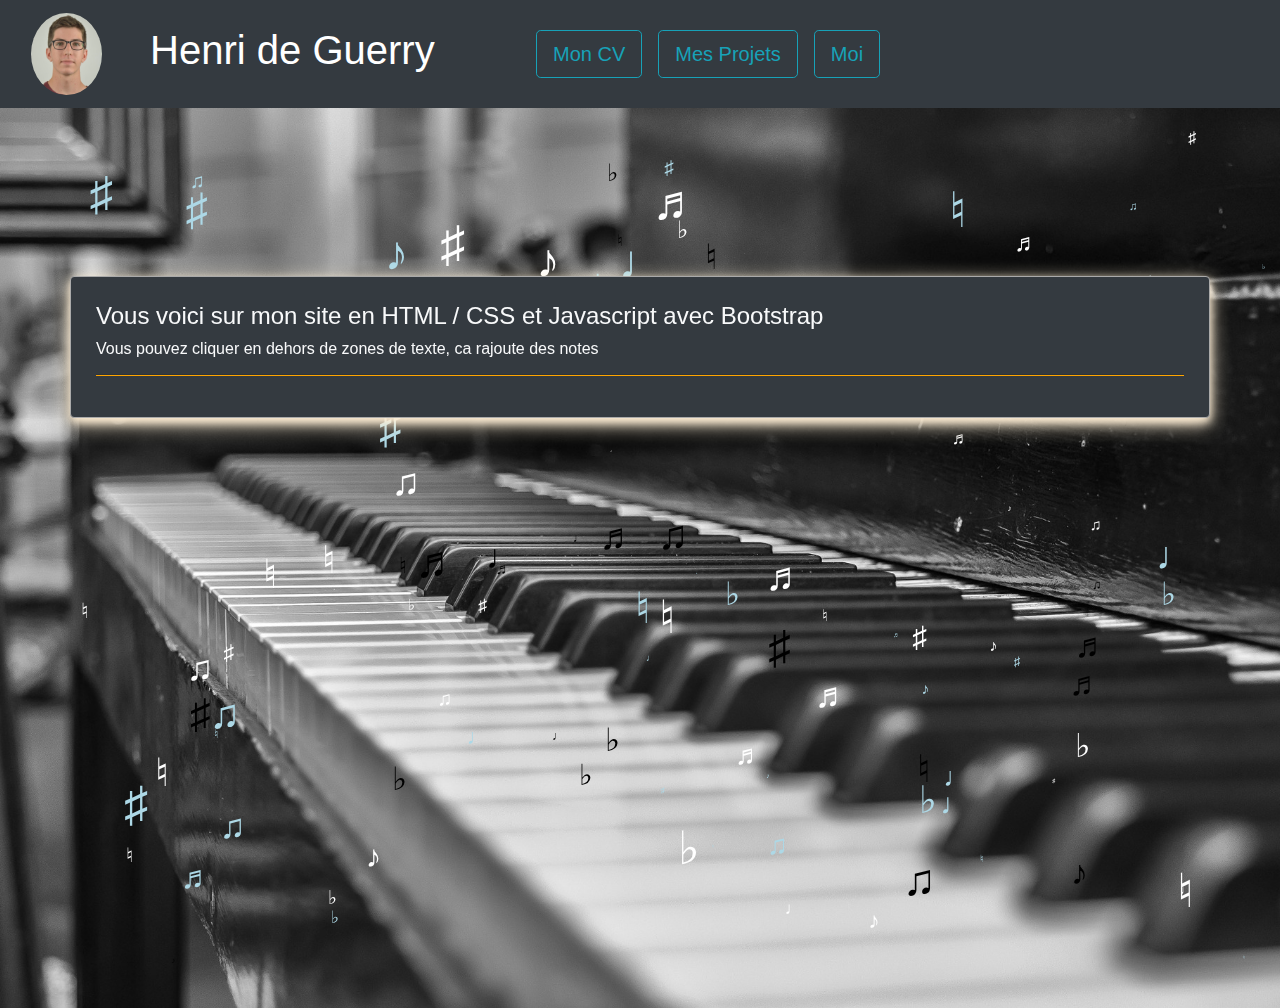
<file: index.html>
<!DOCTYPE html>
<html lang="en">

<head>
    <meta charset="UTF-8">
    <link rel="stylesheet" href="https://stackpath.bootstrapcdn.com/bootstrap/4.3.1/css/bootstrap.min.css"
        integrity="sha384-ggOyR0iXCbMQv3Xipma34MD+dH/1fQ784/j6cY/iJTQUOhcWr7x9JvoRxT2MZw1T" crossorigin="anonymous">
    <link rel="stylesheet" type="text/css" href="css/style.css">
    <title>Henri de Guerry</title>
</head>

<body>


    <nav class="navbar navbar-expand-lg navbar-dark bg-dark" id="navbar">
        <div class="d-flex col-md-12 col-lg-7 col-xl-5">
            <a class="navbar-brand d-flex" href="index.html">
                <img src="images/photo.jpg" class="rounded-circle" style="width:15%" alt="Henri">
                <h1 class="align-self-center ml-md-2 ml-lg-5">Henri de Guerry</h1>
            </a>
            <button class="navbar-toggler" type="button" data-toggle="collapse" data-target="#navbarSupportedContent"
                aria-controls="navbarSupportedContent" aria-expanded="false" aria-label="Toggle navigation">
                <span class="navbar-toggler-icon"></span>
            </button>

        </div>

        <div class="collapse navbar-collapse" id="navbarSupportedContent">
            <ul class="navbar-nav">
            </ul>
            <form class="form-inline my-2 my-lg-0">
                <a href="cv.html" class="btn btn-outline-info btn-lg mr-3" role="button">Mon CV</a>
                <a href="projets.html" class="btn btn-outline-info btn-lg mr-3" role="button">Mes Projets</a>
                <a href="moi.html" class="btn btn-outline-info btn-lg mr-3" role="button">Moi</a>
            </form>
        </div>

    </nav>

    <canvas class="background-1 position-absolute" id="animated-bg"></canvas>
    <br><br><br><br><br><br>

    <div class="container rounded panel bg-info text-dark position-relative d-none">
        <h3 class="font-weight-bold">Actuellement en recherche de stage de fin d'études débutant dès maintenant</h3>
        <h4 class="font-weight-light">Métiers recherchés : Développeur, Chef de projet, Product Owner</h4>
    </div>
    <br>
    <div class="container rounded panel text-light position-relative">
        <h4>Vous voici sur mon site en HTML / CSS et Javascript avec Bootstrap</h4>
        <h6>Vous pouvez cliquer en dehors de zones de texte, ca rajoute des notes</h6>
        <hr>
    </div>



    <script src="https://code.jquery.com/jquery-3.4.1.min.js"
        integrity="sha256-CSXorXvZcTkaix6Yvo6HppcZGetbYMGWSFlBw8HfCJo=" crossorigin="anonymous"></script>
    <script src="https://stackpath.bootstrapcdn.com/bootstrap/4.4.1/js/bootstrap.min.js"
        integrity="sha384-wfSDF2E50Y2D1uUdj0O3uMBJnjuUD4Ih7YwaYd1iqfktj0Uod8GCExl3Og8ifwB6"
        crossorigin="anonymous"></script>
    <script src="js/script.js"></script>
</body>

</html>
</file>
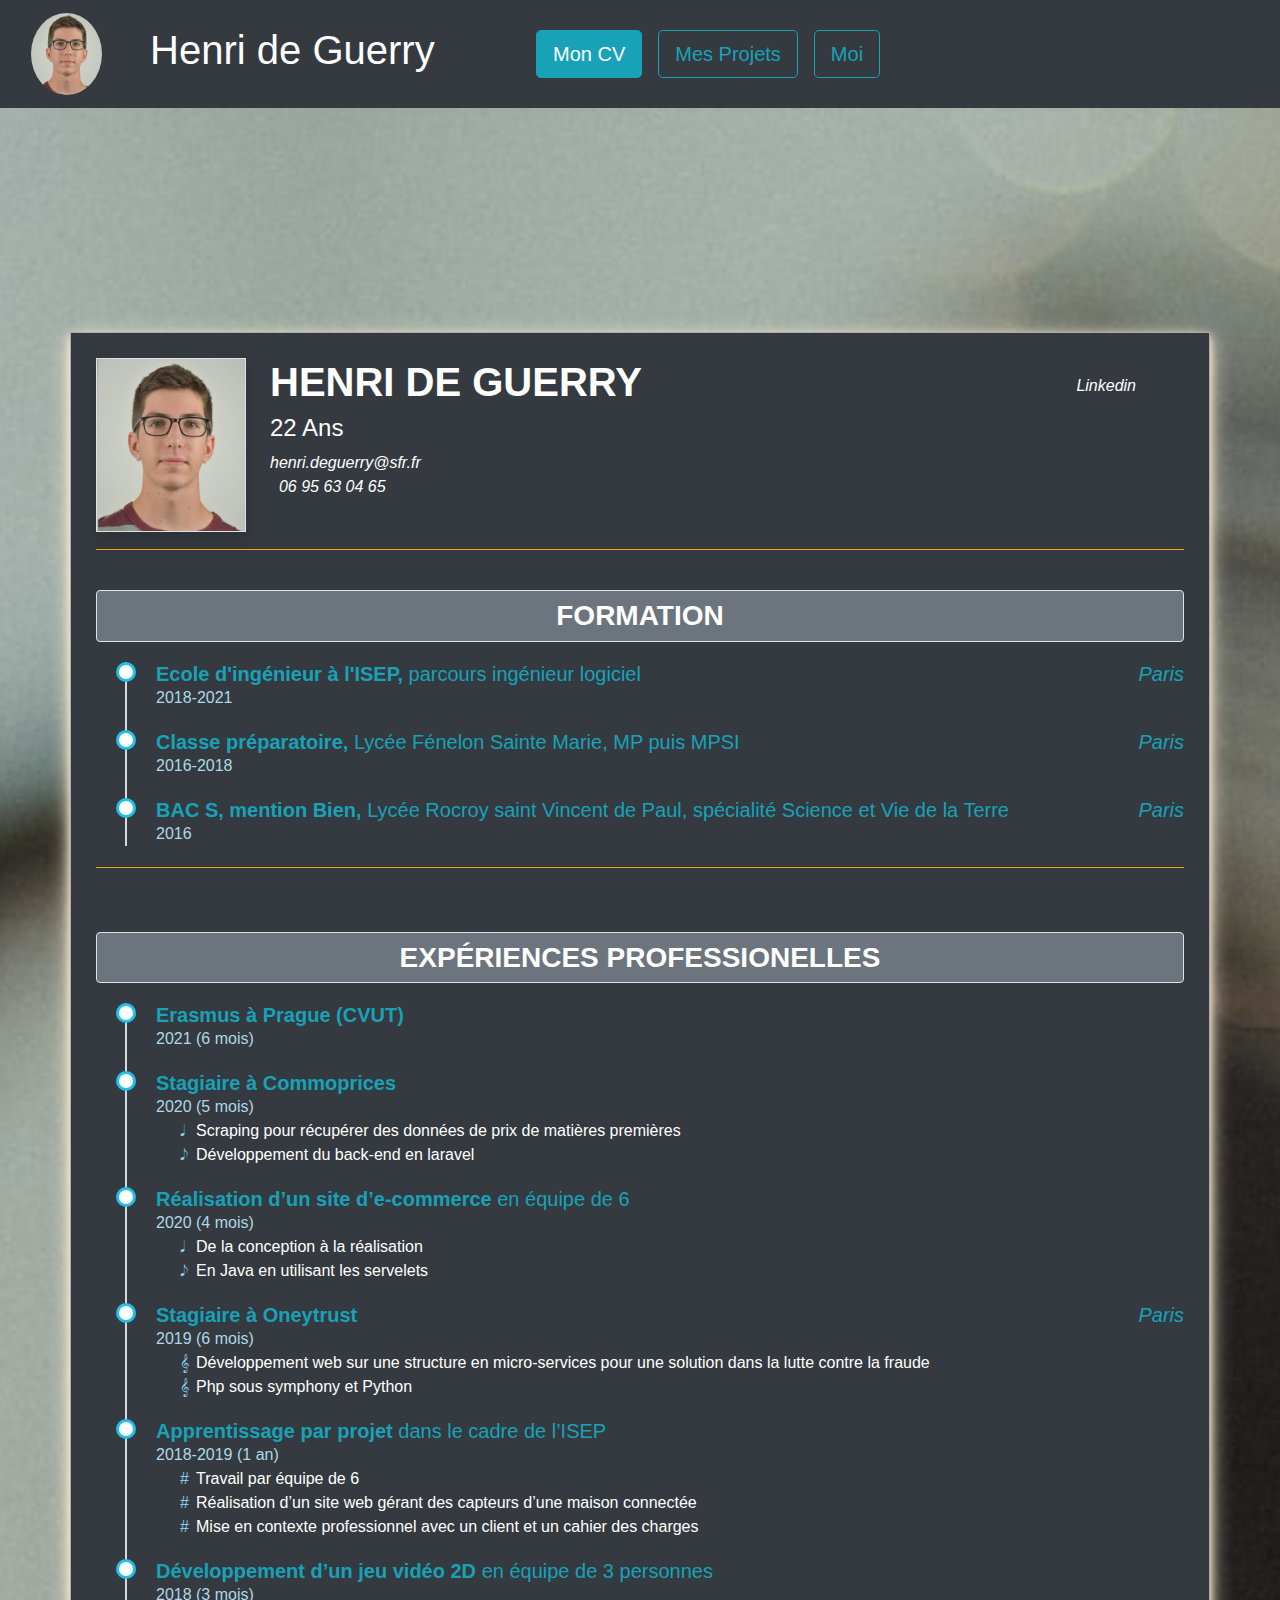
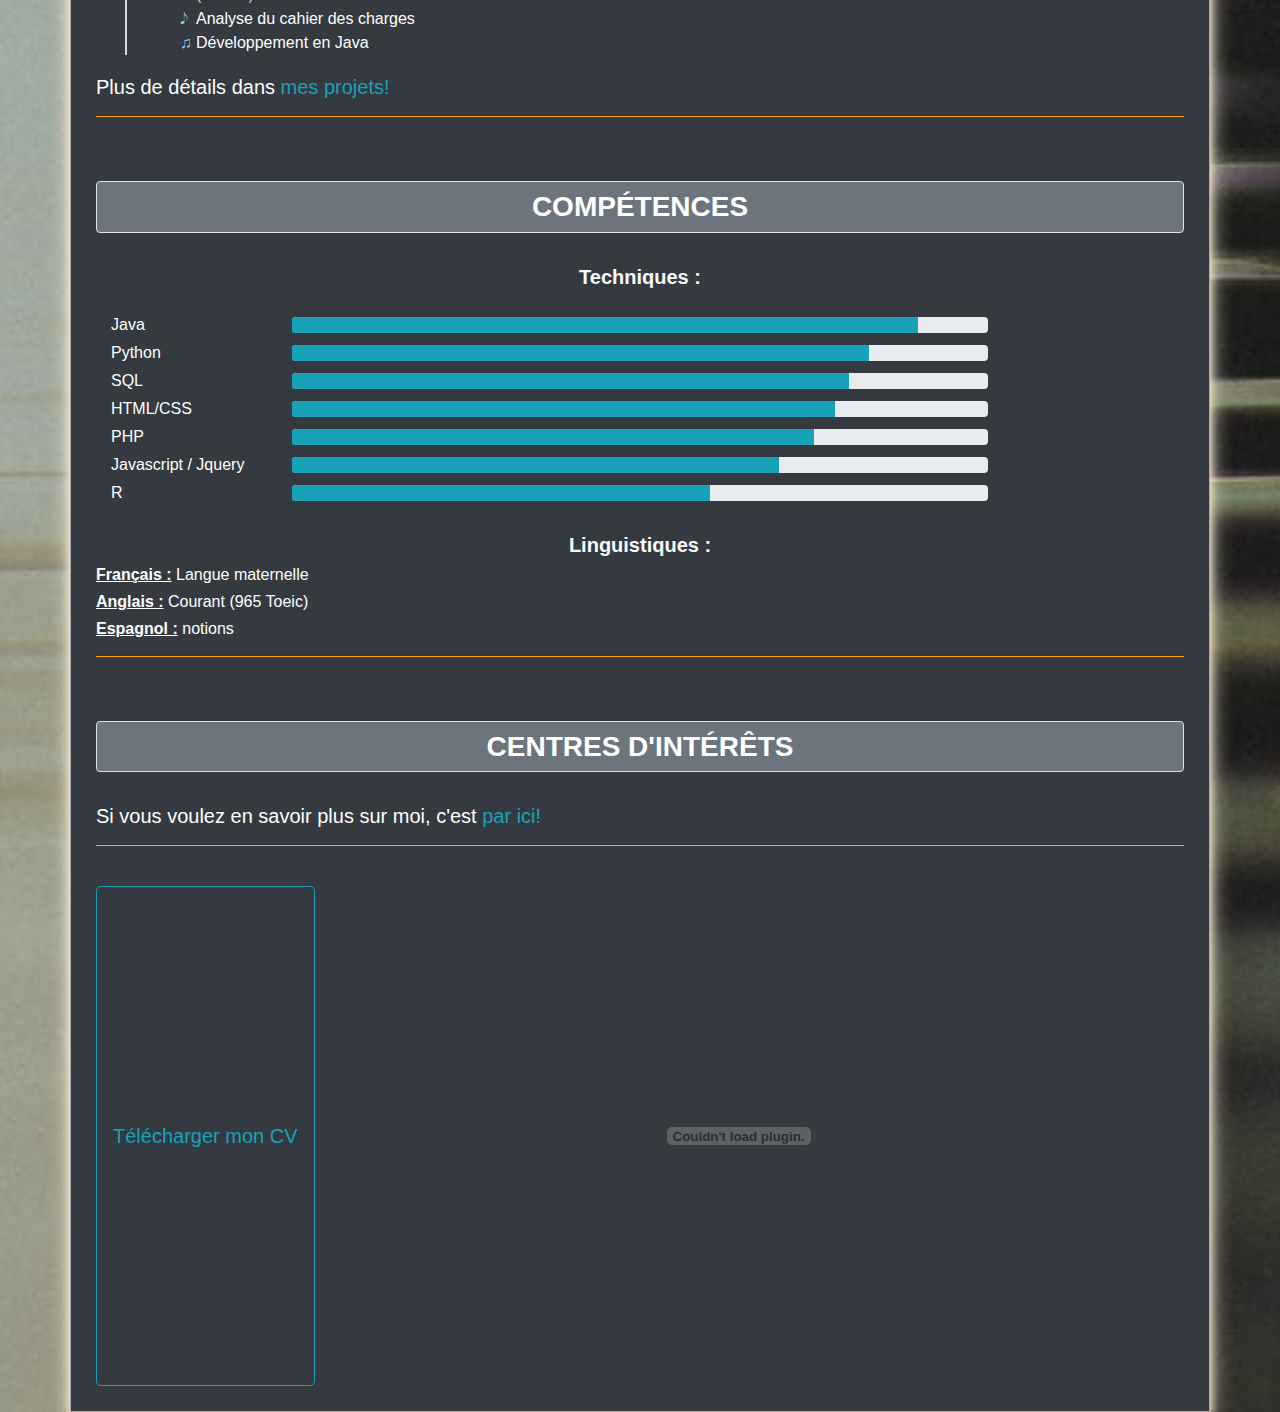
<file: cv.html>
<!DOCTYPE html>
<html lang="en">

<head>
    <meta charset="UTF-8">
    <link rel="stylesheet" href="https://stackpath.bootstrapcdn.com/bootstrap/4.3.1/css/bootstrap.min.css"
        integrity="sha384-ggOyR0iXCbMQv3Xipma34MD+dH/1fQ784/j6cY/iJTQUOhcWr7x9JvoRxT2MZw1T" crossorigin="anonymous">
    <link rel="stylesheet" type="text/css" href="css/style.css">
    <link rel="stylesheet" href="https://use.fontawesome.com/releases/v5.7.2/css/all.css"
        integrity="sha384-fnmOCqbTlWIlj8LyTjo7mOUStjsKC4pOpQbqyi7RrhN7udi9RwhKkMHpvLbHG9Sr" crossorigin="anonymous">
    <title>Henri de Guerry</title>
</head>

<body>


    <nav class="navbar navbar-expand-lg navbar-dark bg-dark">
        <div class="d-flex col-md-12 col-lg-7 col-xl-5">
            <a class="navbar-brand d-flex" href="index.html">
                <img src="images/photo.jpg" class="rounded-circle " style="width:15%" alt="Henri">
                <h1 class="align-self-center ml-md-2 ml-lg-5">Henri de Guerry</h1>
            </a>
            <button class="navbar-toggler" type="button" data-toggle="collapse" data-target="#navbarSupportedContent"
                aria-controls="navbarSupportedContent" aria-expanded="false" aria-label="Toggle navigation">
                <span class="navbar-toggler-icon"></span>
            </button>

        </div>

        <div class="collapse navbar-collapse" id="navbarSupportedContent">
            <ul class="navbar-nav">
            </ul>
            <form class="form-inline my-2 my-lg-0">
                <a href="cv.html" class="btn btn-outline-info btn-lg mr-3 active" role="button">Mon CV</a>
                <a href="projets.html" class="btn btn-outline-info btn-lg mr-3" role="button">Mes Projets</a>
                <a href="moi.html" class="btn btn-outline-info btn-lg mr-3" role="button">Moi</a>
            </form>
        </div>

    </nav>
    <div class="background-2">
        <br>
        <div class="musicNote text-warning">
            <div class="note-1">
                &#9835; &#9833;
            </div>
            <div class="note-2">
                &#9833;
            </div>
            <div class="note-3">
                &#9839; &#9834;
            </div>
            <div class="note-4">
                &#9834;
            </div>
        </div>
        <div class="container panel">
            <div class="d-flex">
                <img src="images/photo.jpg" class="photo border img-fluid d-block shadow" alt="Henri">
                <div class="ml-4">
                    <h1 class="text-uppercase font-weight-bold">Henri de Guerry</h1>
                    <h4>22 Ans</h4>
                    <i class="fas fa-envelope"> henri.deguerry@sfr.fr</i>
                    <br>
                    <i class="fas fa-mobile-alt">&nbsp 06 95 63 04 65</i>
                </div>
                <div class="ml-auto mt-3">
                    <a class="li-ic notunderlined" href="https://www.linkedin.com/in/henri-de-guerry-80a298172/">
                        <i class="fab fa-linkedin fa-lg text-white mr-md-5 mr-3 fa-2x d-flex text-info"><span
                                class="d-none d-lg-block text-white">&nbsp Linkedin</span></i>
                    </a>
                </div>
            </div>
            <hr>
            <br>
            <h3 class="text-uppercase font-weight-bold border bg-secondary rounded text-center p-2">Formation</h3>
            <ul class="timeline">
                <li>
                    <h5 class="text-info mb-0">
                        <span class="font-weight-bold">Ecole d'ingénieur à l'ISEP, </span>
                        <span class="font-weight-light">parcours ingénieur logiciel</span>
                        <span class="font-italic float-right">Paris</span>
                    </h5>
                    <span class="date font-weight-light">2018-2021</span>
                </li>
                <li>
                    <h5 class="text-info mb-0">
                        <span class="font-weight-bold">Classe préparatoire, </span>
                        <span>Lycée Fénelon Sainte Marie, </span>
                        <span class="font-weight-light">MP puis MPSI</span>
                        <span class="font-italic float-right">Paris</span>
                    </h5>
                    <span class="date font-weight-light">2016-2018</span>
                </li>
                <li>
                    <h5 class="text-info mb-0">
                        <span class="font-weight-bold">BAC S, mention Bien, </span>
                        <span>Lycée Rocroy saint Vincent de Paul, </span>
                        <span class="font-weight-light">spécialité Science et Vie de la Terre</span>
                        <span class="font-italic float-right">Paris</span>
                    </h5>
                    <span class="date font-weight-light">2016</span>
                </li>
            </ul>
            <hr>


            <br><br>
            <h3 class="text-uppercase font-weight-bold border bg-secondary rounded text-center p-2">expériences
                professionelles</h3>
            <ul class="timeline">
                <li>
                    <h5 class="text-info mb-0">
                        <span class="font-weight-bold">Erasmus à Prague (CVUT)</span>
                    </h5>
                    <span class="date font-weight-light">2021 (6 mois)</span>
                </li>
                <li>
                    <h5 class="text-info mb-0">
                        <span class="font-weight-bold">Stagiaire à Commoprices</span>
                    </h5>
                    <span class="date font-weight-light">2020 (5 mois)</span>
                    <ul class="noteList">
                        <li class="noteList_note1">Scraping pour récupérer des données de prix de matières premières
                        </li>
                        <li class="noteList_note2">Développement du back-end en laravel</li>
                    </ul>
                </li>
                <li>
                    <h5 class="text-info mb-0">
                        <span class="font-weight-bold">Réalisation d’un site d’e-commerce</span>
                        <span>en équipe de 6</span>
                    </h5>
                    <span class="date font-weight-light">2020 (4 mois)</span>
                    <ul class="noteList">
                        <li class="noteList_note1">De la conception à la réalisation</li>
                        <li class="noteList_note2">En Java en utilisant les servelets</li>
                    </ul>
                </li>
                <li>
                    <h5 class="text-info mb-0">
                        <span class="font-weight-bold">Stagiaire à Oneytrust</span>
                        <span class="font-italic float-right">Paris</span>
                    </h5>
                    <span class="date font-weight-light">2019 (6 mois)</span>
                    <ul class="noteList noteList-2">
                        <li>Développement web sur une structure en micro-services pour une solution dans la lutte contre
                            la
                            fraude
                        </li>
                        <li>Php sous symphony et Python</li>
                    </ul>
                </li>
                <li>
                    <h5 class="text-info mb-0">
                        <span class="font-weight-bold">Apprentissage par projet </span>
                        <span class="font-weight-light">dans le cadre de l’ISEP</span>
                    </h5>
                    <span class="date font-weight-light">2018-2019 (1 an)</span>
                    <ul class="noteList noteList-3">
                        <li>Travail par équipe de 6</li>
                        <li>Réalisation d’un site web gérant des capteurs d’une maison connectée</li>
                        <li>Mise en contexte professionnel avec un client et un cahier des charges</li>
                    </ul>
                </li>
                <li>
                    <h5 class="text-info mb-0">
                        <span class="font-weight-bold">Développement d’un jeu vidéo 2D </span>
                        <span class="font-weight-light">en équipe de 3 personnes</span>
                    </h5>
                    <span class="date font-weight-light">2018 (3 mois)</span>
                    <ul class="noteList noteList">
                        <li class="noteList_note2">Analyse du cahier des charges</li>
                        <li class="noteList_note3">Développement en Java</li>
                    </ul>
                </li>
            </ul>
            <h5>Plus de détails dans <a class="text-info" href="projets.html">mes projets!</a></h5>
            <hr>


            <br><br>
            <h3 class="text-uppercase font-weight-bold border bg-secondary rounded text-center p-2">Compétences</h3>
            <br>
            <h5 class="text-light font-weight-bold text-center mb-4">Techniques :</h5>

            <div class="d-flex mb-1">
                <div class="col-2">Java</div>
                <div class="col-8 mt-1">
                    <div class="progress">
                        <div class="progress-bar bg-info" role="progressbar" style="width: 90%" aria-valuenow="90"
                            aria-valuemin="0" aria-valuemax="100"></div>
                    </div>
                </div>
            </div>
            <div class="d-flex mb-1">
                <div class="col-2">Python</div>
                <div class="col-8 mt-1">
                    <div class="progress">
                        <div class="progress-bar bg-info" role="progressbar" style="width: 83%" aria-valuenow="83"
                            aria-valuemin="0" aria-valuemax="100"></div>
                    </div>
                </div>
            </div>
            <div class="d-flex mb-1">
                <div class="col-2">SQL</div>
                <div class="col-8 mt-1">
                    <div class="progress">
                        <div class="progress-bar bg-info" role="progressbar" style="width: 80%" aria-valuenow="80"
                            aria-valuemin="0" aria-valuemax="100"></div>
                    </div>
                </div>
            </div>
            <div class="d-flex mb-1">
                <div class="col-2">HTML/CSS</div>
                <div class="col-8 mt-1">
                    <div class="progress">
                        <div class="progress-bar bg-info" role="progressbar" style="width: 78%" aria-valuenow="78"
                            aria-valuemin="0" aria-valuemax="100"></div>
                    </div>
                </div>
            </div>
            <div class="d-flex mb-1">
                <div class="col-2">PHP</div>
                <div class="col-8 mt-1">
                    <div class="progress">
                        <div class="progress-bar bg-info" role="progressbar" style="width: 75%" aria-valuenow="75"
                            aria-valuemin="0" aria-valuemax="100"></div>
                    </div>
                </div>
            </div>
            <div class="d-flex mb-1">
                <div class="col-2">Javascript / Jquery</div>
                <div class="col-8 mt-1">
                    <div class="progress">
                        <div class="progress-bar bg-info" role="progressbar" style="width: 70%" aria-valuenow="70"
                            aria-valuemin="0" aria-valuemax="100"></div>
                    </div>
                </div>
            </div>
            <div class="d-flex mb-1">
                <div class="col-2">R</div>
                <div class="col-8 mt-1">
                    <div class="progress">
                        <div class="progress-bar bg-info" role="progressbar" style="width: 60%" aria-valuenow="60"
                            aria-valuemin="0" aria-valuemax="100"></div>
                    </div>
                </div>
            </div>
            <br>
            <h5 class="text-light font-weight-bold text-center mb-2">Linguistiques :</h5>
            <h6><u><b>Français :</b></u> Langue maternelle</h6>
            <h6><u><b>Anglais :</b></u> Courant (965 Toeic)</h6>
            <h6><u><b>Espagnol :</b></u> notions</h6>
            <hr>


            <br><br>
            <h3 class="text-uppercase font-weight-bold border bg-secondary rounded text-center p-2">centres d'intérêts
            </h3>
            <br>
            <h5>Si vous voulez en savoir plus sur moi, c'est <a class="text-info" href="moi.html">par ici!</a></h5>
            <hr>
            <br>
            <a href="images/CV_Henri.pdf" download class="d-flex notunderlined">
                <button class="btn btn-outline-info btn-lg mr-4"><i class="fas fa-download"></i> Télécharger mon
                    CV</button>
                <embed src="images/CV_Henri.pdf" width=800 height=500>
            </a>


        </div>


    </div>
    <script src="https://code.jquery.com/jquery-3.4.1.min.js"
        integrity="sha256-CSXorXvZcTkaix6Yvo6HppcZGetbYMGWSFlBw8HfCJo=" crossorigin="anonymous"></script>
    <script src="https://stackpath.bootstrapcdn.com/bootstrap/4.4.1/js/bootstrap.min.js"
        integrity="sha384-wfSDF2E50Y2D1uUdj0O3uMBJnjuUD4Ih7YwaYd1iqfktj0Uod8GCExl3Og8ifwB6"
        crossorigin="anonymous"></script>
</body>

</html>
</file>
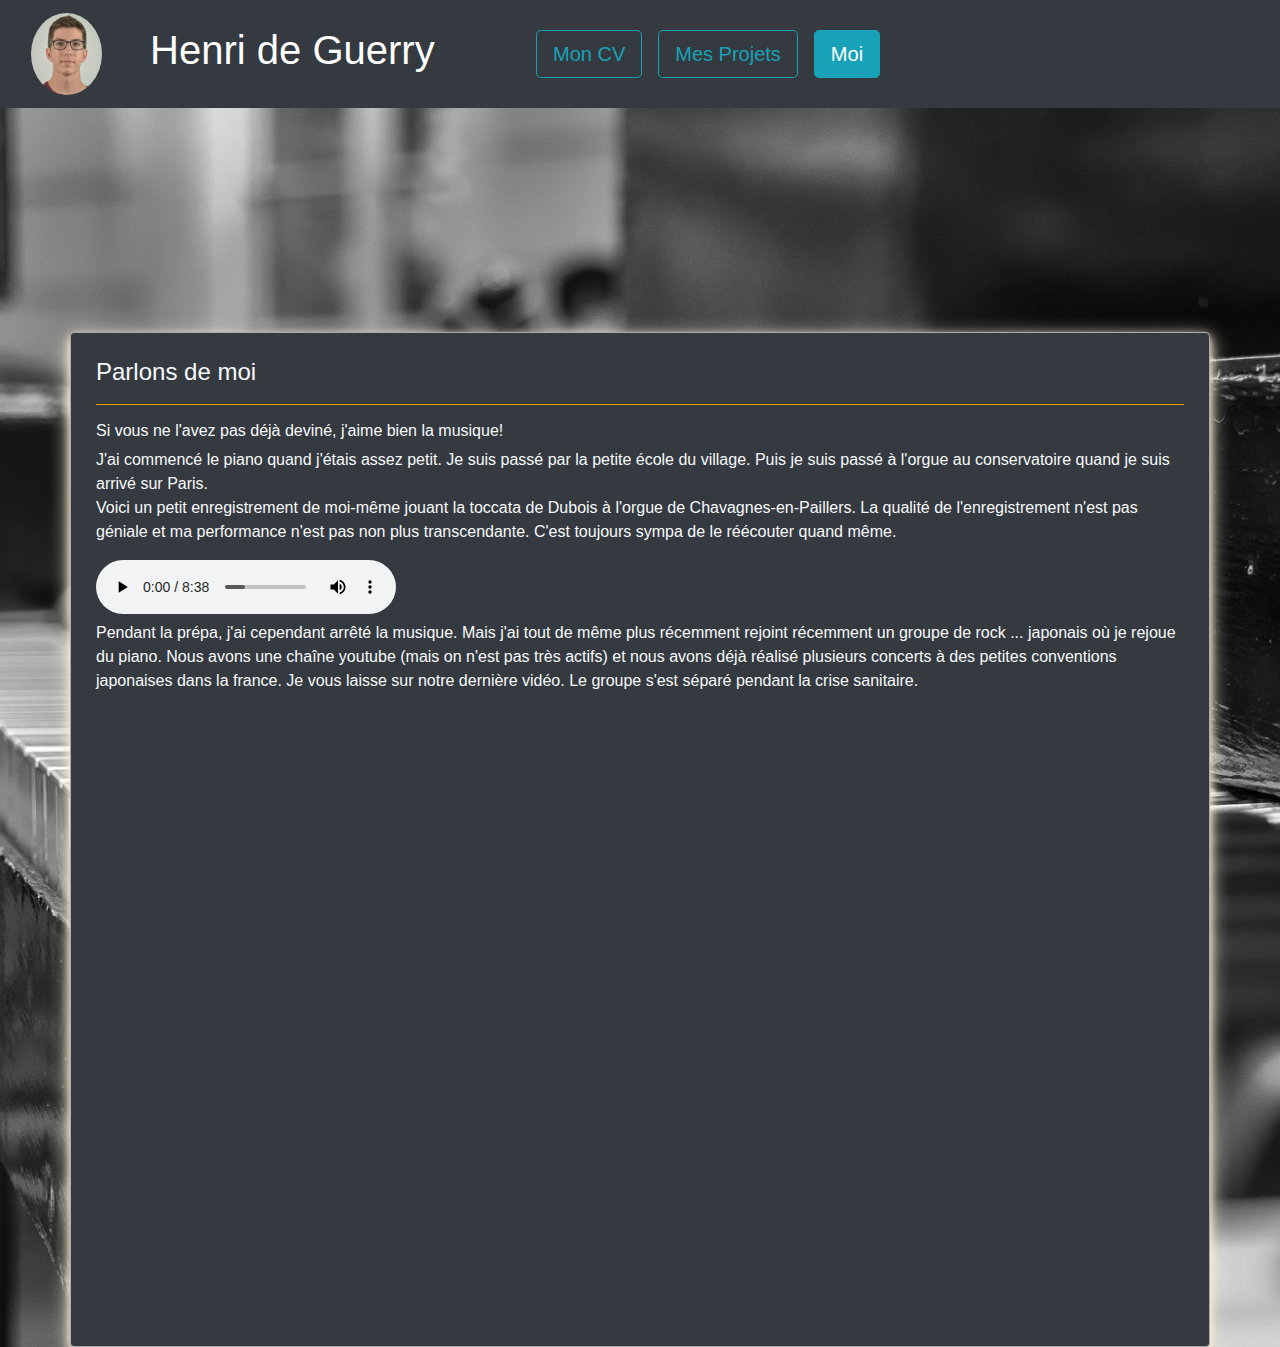
<file: moi.html>
<!DOCTYPE html>
<html lang="en">

<head>
    <meta charset="UTF-8">
    <link rel="stylesheet" href="https://stackpath.bootstrapcdn.com/bootstrap/4.3.1/css/bootstrap.min.css"
        integrity="sha384-ggOyR0iXCbMQv3Xipma34MD+dH/1fQ784/j6cY/iJTQUOhcWr7x9JvoRxT2MZw1T" crossorigin="anonymous">
    <link rel="stylesheet" type="text/css" href="css/style.css">
    <title>Henri de Guerry</title>
</head>

<body>


    <nav class="navbar navbar-expand-lg navbar-dark bg-dark">
        <div class="d-flex col-md-12 col-lg-7 col-xl-5">
            <a class="navbar-brand d-flex" href="index.html">
                <img src="images/photo.jpg" class="rounded-circle" style="width:15%" alt="Henri">
                <h1 class="align-self-center ml-md-2 ml-lg-5">Henri de Guerry</h1>
            </a>
            <button class="navbar-toggler" type="button" data-toggle="collapse" data-target="#navbarSupportedContent"
                aria-controls="navbarSupportedContent" aria-expanded="false" aria-label="Toggle navigation">
                <span class="navbar-toggler-icon"></span>
            </button>

        </div>

        <div class="collapse navbar-collapse" id="navbarSupportedContent">
            <ul class="navbar-nav">
            </ul>
            <form class="form-inline my-2 my-lg-0">
                <a href="cv.html" class="btn btn-outline-info btn-lg mr-3" role="button">Mon CV</a>
                <a href="projets.html" class="btn btn-outline-info btn-lg mr-3" role="button">Mes Projets</a>
                <a href="moi.html" class="btn btn-outline-info btn-lg mr-3 active" role="button">Moi</a>
            </form>
        </div>

    </nav>
    <div class="background-4">
        <br>
        <div class="musicNote">
            <div class="note-1">
                &#9835; &#9833;
            </div>
            <div class="note-2">
                &#9833;
            </div>
            <div class="note-3">
                &#9839; &#9834;
            </div>
            <div class="note-4">
                &#9834;
            </div>
        </div>

        <div class="container rounded panel text-light">
            <h4>Parlons de moi</h4>
            <hr>
            <h6>Si vous ne l'avez pas déjà deviné, j'aime bien la musique!</h6>
            <p>J'ai commencé le piano quand j'étais assez petit. Je suis passé par la petite école du village.
                Puis je suis passé à l'orgue au conservatoire quand je suis arrivé sur Paris.<br>
                Voici un petit enregistrement de moi-même jouant la toccata de Dubois à l'orgue de
                Chavagnes-en-Paillers.
                La qualité de l'enregistrement n'est pas géniale et ma performance n'est pas non plus transcendante.
                C'est toujours sympa de le réécouter quand même.</p>
            <audio controls>
                <source src="images/Toccata_dubois.mp3" type="audio/mpeg">
                Votre navigateur ne supporte pas les fichiers audio.
            </audio>
            <p>Pendant la prépa, j'ai cependant arrêté la musique. Mais j'ai tout de même plus récemment rejoint
                récemment un groupe de rock ... japonais où je rejoue du piano.
                Nous avons une chaîne youtube (mais on n'est pas très actifs) et nous avons déjà réalisé plusieurs
                concerts à des petites conventions japonaises dans la france.
                Je vous laisse sur notre dernière vidéo. Le groupe s'est séparé pendant la crise sanitaire.</p>
            <div class="embed-responsive embed-responsive-16by9">
                <iframe class="embed-responsive-item" src="https://www.youtube.com/embed/tBd3It-Cuyw"
                    allowfullscreen></iframe>
            </div>




        </div>
    </div>
    <script src="https://code.jquery.com/jquery-3.4.1.min.js"
        integrity="sha256-CSXorXvZcTkaix6Yvo6HppcZGetbYMGWSFlBw8HfCJo=" crossorigin="anonymous"></script>
    <script src="https://stackpath.bootstrapcdn.com/bootstrap/4.4.1/js/bootstrap.min.js"
        integrity="sha384-wfSDF2E50Y2D1uUdj0O3uMBJnjuUD4Ih7YwaYd1iqfktj0Uod8GCExl3Og8ifwB6"
        crossorigin="anonymous"></script>

</body>

</html>
</file>
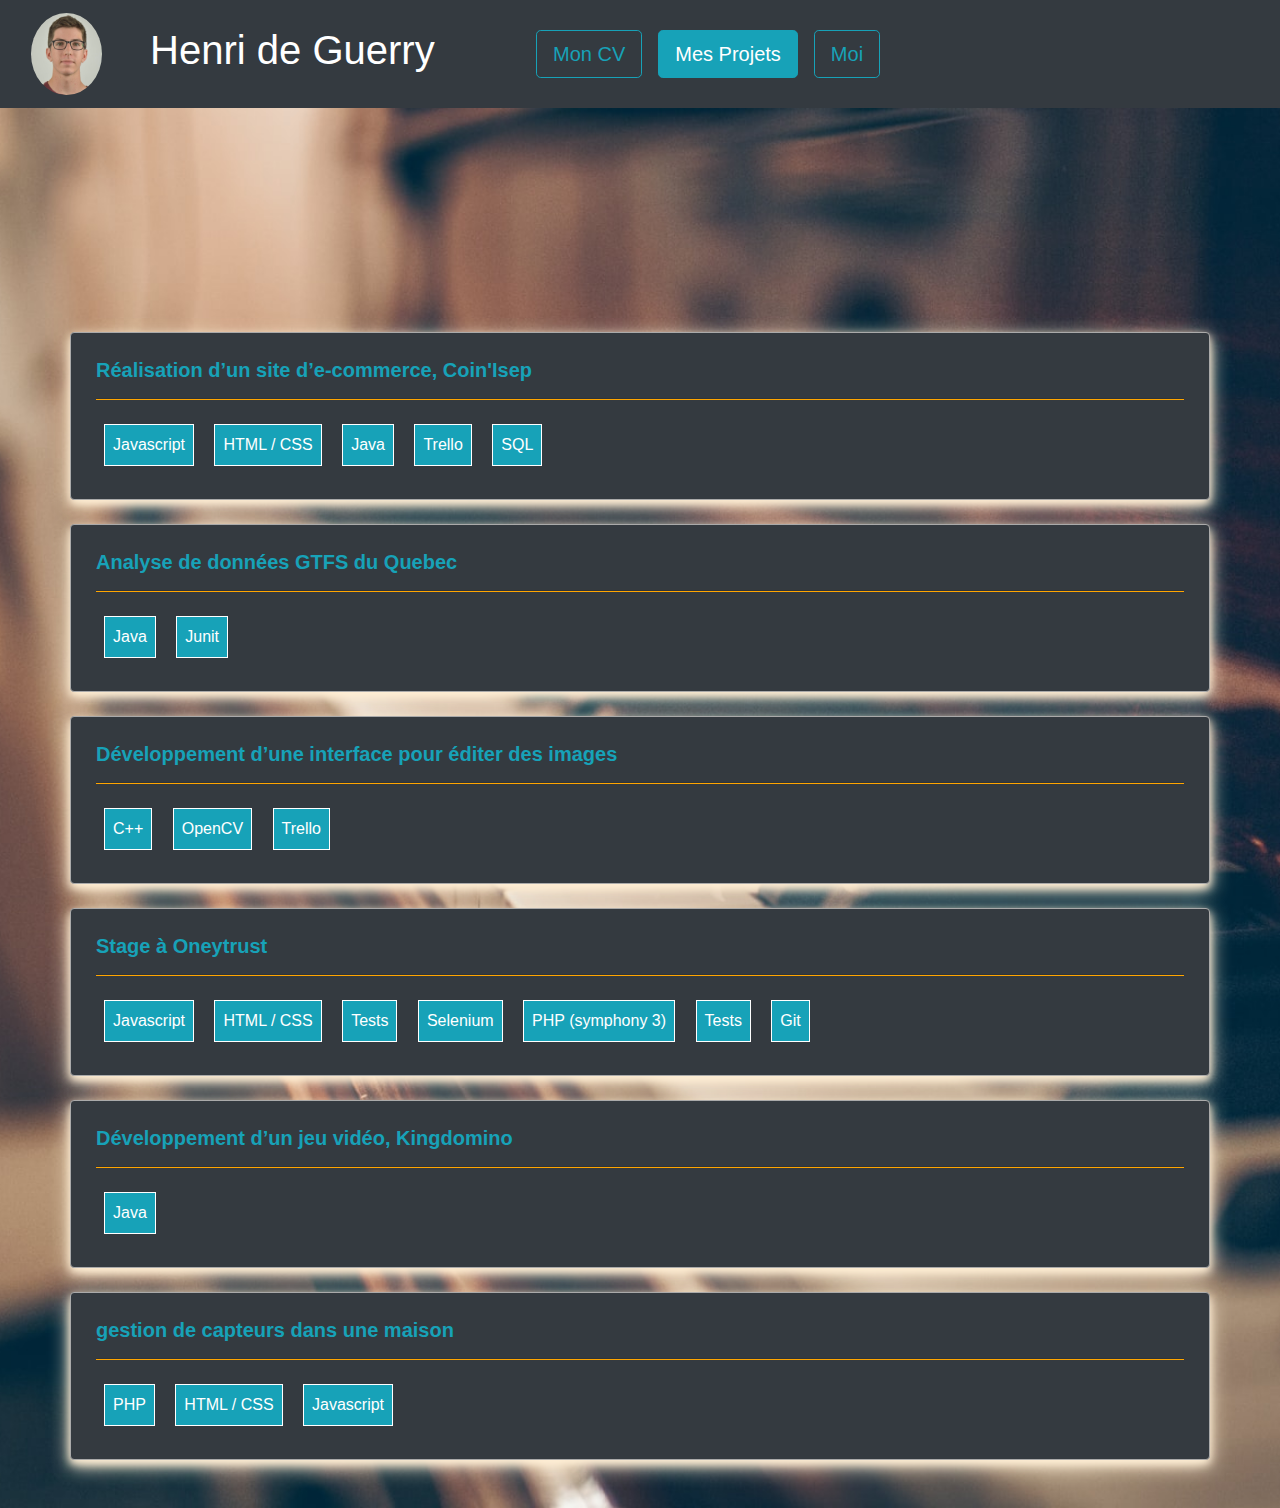
<file: projets.html>
<!DOCTYPE html>
<html lang="en">
<head>
    <meta charset="UTF-8">
    <link rel="stylesheet" href="https://stackpath.bootstrapcdn.com/bootstrap/4.3.1/css/bootstrap.min.css" integrity="sha384-ggOyR0iXCbMQv3Xipma34MD+dH/1fQ784/j6cY/iJTQUOhcWr7x9JvoRxT2MZw1T" crossorigin="anonymous">
    <link rel="stylesheet" type="text/css" href="css/style.css">
    <title>Henri de Guerry</title>
</head>
<body>


<nav class="navbar navbar-expand-lg navbar-dark bg-dark">
    <div class="d-flex col-md-12 col-lg-7 col-xl-5">
        <a class="navbar-brand d-flex" href="index.html">
            <img src="images/photo.jpg" class="rounded-circle" style="width:15%" alt="Henri">
            <h1 class="align-self-center ml-md-2 ml-lg-5">Henri de Guerry</h1>
        </a>
        <button class="navbar-toggler" type="button" data-toggle="collapse" data-target="#navbarSupportedContent" aria-controls="navbarSupportedContent" aria-expanded="false" aria-label="Toggle navigation">
            <span class="navbar-toggler-icon"></span>
        </button>

    </div>

    <div class="collapse navbar-collapse" id="navbarSupportedContent">
        <ul class="navbar-nav">
        </ul>
        <form class="form-inline my-2 my-lg-0">
            <a href="cv.html" class="btn btn-outline-info btn-lg mr-3" role="button">Mon CV</a>
            <a href="projets.html" class="btn btn-outline-info btn-lg mr-3 active" role="button">Mes Projets</a>
            <a href="moi.html" class="btn btn-outline-info btn-lg mr-3" role="button">Moi</a>
        </form>
    </div>

</nav>
<div class="background-3">
    <br>
    <div class="musicNote text-danger">
        <div class="note-1">
            &#9835; &#9833;
        </div>
        <div class="note-2">
            &#9833;
        </div>
        <div class="note-3">
            &#9839; &#9834;
        </div>
        <div class="note-4">
            &#9834;
        </div>
    </div>


    <div class="container panel rounded mb-4">
        <div>
            <a data-toggle="collapse" href=".coinIsep" aria-expanded="true" aria-controls="coinIsep" class="notunderlined text-info">
                <h5 class="font-weight-bold">Réalisation d’un site d’e-commerce, Coin'Isep</h5>
            </a>
        </div>
        <hr>
        <div class="collapse text-white coinIsep">
            <br>
            <p class="mb-1">Ce projet avait pour but la création d'un site de bout en bout. Le site devait être écolo et avoir un lien avec l'ISEP.<br>
            Avec notre groupe de 6 personnes, nous avons décidé de créer Coin'Isep qui est un leboncoin avec deux particularités :
            </p>
            <ul class="noteList">
                <li class="noteList_note2">Une partie de l'argent est donné à une association (minimum de 5% du prix et ce pourcentage est modifiable)</li>
                <li class="noteList_note3">Les rendez-vous se font avec l'intermédiaire d'un administrateur</li>
            </ul>
            <p>Au début, nous avons dû pitcher le projet. Une fois validé, nous avons créé plusieurs personas correspondant aux différents acteurs du site.
                Puis nous avons réalisé un impact mapping, le story mapping et enfin les différentes Users stories. <br>
                Ce n'est qu'après cela où nous avons pû commencer le développement du site. Le site à été codé en Java et voilà la page de planning où un utilisateur peut prendre un RDV.
            </p>
            <img src="images/calendrier_user.PNG" class="border border-warning img-fluid d-block shadow" alt="calendrier">
            <p class="mt-4">Si vous voyez des ressemblances avec ce site, c'est tout à fait normal car je m'en suis inspiré. C'est d'ailleurs avec ce projet que j'ai pu découvrir Bootstrap.
            </p>

        </div>
        <div class="collapse show text-white coinIsep">
            <div class="d-inline-flex bg-info border border-white p-2 m-2">Javascript </div>
            <div class="d-inline-flex bg-info border border-white p-2 m-2">HTML / CSS </div>
            <div class="d-inline-flex bg-info border border-white p-2 m-2">Java</div>
            <div class="d-inline-flex bg-info border border-white p-2 m-2">Trello</div>
            <div class="d-inline-flex bg-info border border-white p-2 m-2">SQL</div>

        </div>
        </div>

    <div class="container panel rounded mb-4">
        <div>
            <a data-toggle="collapse" href=".quebec" aria-expanded="true" aria-controls="quebec" class="notunderlined text-info">
                <h5 class="font-weight-bold">Analyse de données GTFS du Quebec</h5>
            </a>
        </div>
        <hr>
        <div class="collapse text-white quebec">
            <br>
            <p class="mb-4"> Sur ce projet, nous étions deux pour analyser les données GTFS du Quebec. Il s'agit de données publiques des transports en commun qui sont recencés
                <a href="https://code.google.com/archive/p/googletransitdatafeed/wikis/PublicFeeds.wiki" class="notunderlined text-info">ici</a>.<br>
                Vite fait, ces données contiennent entre autres les stations d'une ville, et tous les trajets passant par ces stations.<br>
                Nous avons utilisés les données du quebec pour les retranscrire dans un graphe pondéré (avec la distance entre deux arrêts desservis comme le poids).
                Puis nous avons utilisé l'algorithme de Dijkstra pour déterminer le chemin le plus court entre deux stations. Tout les algorithmes ont été créés à partir de zero
                (bon on avait quand même vu la recherche des chemins en cours, cours qui étaient à distance d'ailleurs à cause du corona).
                Et oui je mets vraiment tout ce qui me passe par la tête sur ce site!<br>
                Bref voilà à quoi ressemble le graphe que nous avons réalisé en le comparant avec celui donné officiellement par la ville Quebec.
            </p>
            <div class="d-flex">
                <div id="quebecCarousel" class="carousel slide col-6" data-ride="carousel">
                    <ol class="carousel-indicators">
                        <li data-target="#quebecCarousel" data-slide-to="0" class="active"></li>
                        <li data-target="#quebecCarousel" data-slide-to="1"></li>
                    </ol>
                    <div class="carousel-inner">
                        <div class="carousel-item active">
                            <img class="d-block w-100" src="images/quebec1.PNG" alt="First slide">

                        </div>
                        <div class="carousel-item">
                            <img class="d-block w-100" src="images/quebec2.PNG" alt="Second slide">
                        </div>
                    </div>
                    <a class="carousel-control-prev" href="#quebecCarousel" role="button" data-slide="prev">
                        <span class="carousel-control-prev-icon" aria-hidden="true"></span>
                        <span class="sr-only">Previous</span>
                    </a>
                    <a class="carousel-control-next" href="#quebecCarousel" role="button" data-slide="next">
                        <span class="carousel-control-next-icon" aria-hidden="true"></span>
                        <span class="sr-only">Next</span>
                    </a>
                </div>
                <p>J'aurais pu mettre les graphes côte à côte mais j'aime bien le carrousel.
                    On peut voir qu'il y a des trajets assez longs sans arrêts sur notre graphe résultant et non présents sur le graphe officiel.
                    Ce n'est pas un bug, ces trajets sont bien présents. <br>
                Sinon, le projet à été réalisé en Java avec des tests en utilisant Junit.</p>
            </div>

        </div>

        <div class="collapse show text-white quebec">
            <div class="d-inline-flex bg-info border border-white p-2 m-2">Java</div>
            <div class="d-inline-flex bg-info border border-white p-2 m-2">Junit</div>
        </div>
    </div>

    <div class="container panel rounded mb-4">
        <div>
            <a data-toggle="collapse" href=".imgeditor" aria-expanded="true" aria-controls="imgeditor" class="notunderlined text-info">
                <h5 class="font-weight-bold">Développement d’une interface pour éditer des images</h5>
            </a>
        </div>
        <hr>
        <div class="collapse text-white imgeditor">
            <br>
            <p class="mb-1">Ce projet avait pour but la création d'un éditeur d'images en utilisant la bibliothèque OpenCV.<br>
                Ici le titre est bien assez explicite. Nous avons créé une toolbox reliée à des fonctions qui modifient une image.
            </p>
            <br>

            <div id="imgEditCarousel" class="carousel slide col-12" data-ride="carousel">
                <ol class="carousel-indicators">
                    <li data-target="#imgEditCarousel" data-slide-to="0" class="active"></li>
                    <li data-target="#imgEditCarousel" data-slide-to="1"></li>
                    <li data-target="#imgEditCarousel" data-slide-to="2"></li>
                </ol>
                <div class="carousel-inner">
                    <div class="carousel-item active">
                        <img class="d-block mx-auto" src="images/imgedit_toolbox.PNG" alt="toolbox">
                    </div>
                    <div class="carousel-item">
                        <img class="d-block mx-auto" src="images/imgedit_default.PNG" alt="default image">
                    </div>
                    <div class="carousel-item">
                        <img class="d-block mx-auto" src="images/imgedit_dilate.PNG" alt="dilated image">
                    </div>
                </div>
                <a class="carousel-control-prev" href="#imgEditCarousel" role="button" data-slide="prev">
                    <span class="carousel-control-prev-icon" aria-hidden="true"></span>
                    <span class="sr-only">Previous</span>
                </a>
                <a class="carousel-control-next" href="#imgEditCarousel" role="button" data-slide="next">
                    <span class="carousel-control-next-icon" aria-hidden="true"></span>
                    <span class="sr-only">Next</span>
                </a>
            </div>

        </div>
        <div class="collapse show text-white imgeditor">
            <div class="d-inline-flex bg-info border border-white p-2 m-2">C++</div>
            <div class="d-inline-flex bg-info border border-white p-2 m-2">OpenCV</div>
            <div class="d-inline-flex bg-info border border-white p-2 m-2">Trello</div>
        </div>
    </div>


    <div class="container panel rounded mb-4">
        <div>
            <a data-toggle="collapse" href=".oneytrust" aria-expanded="true" aria-controls="oneytrust" class="notunderlined text-info">
                <h5 class="font-weight-bold">Stage à Oneytrust</h5>
            </a>
        </div>
        <hr>
        <div class="collapse text-white oneytrust">
            <br>
            <p class="mb-1">Mon premier stage s'est passé à Oneytrust en tant que développeur.<br>
                Les deux languages principaux étaient PHP et Python. La structure du code était en micro services, c'est pourqoui les deux langages étaient utilisés pour le même projet.
                Des tests unitaires et/ou fonctionnels étaient obligatoire pour chaque commit.
                Le projet en lui même, je ne suis pas sûr de pouvoir en parler. Je vais quand même vous donner une idée de quoi il s'agit.
                Vous pouvez rentrer votre mail (pas professionel de préférence sinon il y aura probablement moins de résultats).
                Je ne garde pas votre mail, je l'envoie juste à une api (emailrep) en passant par cors-anywhere.
            </p>
            <label for="yourEmail"></label>
            <div class="d-flex">
                <input type="email" class="form-control col-8 mr-auto" id="yourEmail" aria-describedby="emailHelp" placeholder="Entrez votre Email">
                <button type="submit" id="emailrepSubmit" class="btn btn-info border border-warning col-3 mr-auto" disabled>Envoyer</button>
            </div>
            <br>
            <p> Il faut aussi savoir que emailrep est gratuit et (ayant pu bien le tester), les résultats ne sont pas très fiables
                mais cela vous montre un peu dans quoi j'ai pu travailler.
                Pour le moment, les résultats ne sont pas nettoyés, j'ai laissé le Json brut.
            </p>



        </div>
        <div class="collapse show text-white oneytrust">
            <div class="d-inline-flex bg-info border border-white p-2 m-2">Javascript</div>
            <div class="d-inline-flex bg-info border border-white p-2 m-2">HTML / CSS </div>
            <div class="d-inline-flex bg-info border border-white p-2 m-2">Tests</div>
            <div class="d-inline-flex bg-info border border-white p-2 m-2">Selenium</div>
            <div class="d-inline-flex bg-info border border-white p-2 m-2">PHP (symphony 3)</div>
            <div class="d-inline-flex bg-info border border-white p-2 m-2">Tests</div>
            <div class="d-inline-flex bg-info border border-white p-2 m-2">Git</div>
        </div>
    </div>

    <div class="container panel rounded mb-4">
        <div>
            <a data-toggle="collapse" href=".kingdomino" aria-expanded="true" aria-controls="kingdomino" class="notunderlined text-info">
                <h5 class="font-weight-bold">Développement d’un jeu vidéo, Kingdomino</h5>
            </a>
        </div>
        <hr>
        <div class="collapse text-white kingdomino">
            <br>
            <p class="mb-1">Ce projet avait pour but la création d'un jeu de société par groupe de trois.<br>
                Le jeu consiste en une multitude de dominos contenant deux tuiles que l'on peut poser sur un plateau avec
                certaines contraintes...<br>
                Nous avons aussi réaliser une interface graphique permettant de tourner un domino, de le déplacer, de le placer, de choisir son prochain domino et de voir son score.
                Le jeu peut se jouer à plusieurs et une IA à même été implémentée (mais elle n'était pas très forte). Le jeu à été codé en java orienté objet.<br>

                Pour une idée de ce à quoi ressemble le jeu, voici une petite capture d'écran.
            </p>
            <br>
            <img src="images/kingdomino.PNG" class="border border-warning img-fluid d-block shadow w-75" alt="kingdomino">


        </div>
        <div class="collapse show text-white kingdomino">
            <div class="d-inline-flex bg-info border border-white p-2 m-2">Java</div>
        </div>
    </div>


    <div class="container panel rounded mb-4">
        <div>
            <a data-toggle="collapse" href=".ecom" aria-expanded="true" aria-controls="kingdomino" class="notunderlined text-info">
                <h5 class="font-weight-bold">gestion de capteurs dans une maison</h5>
            </a>
        </div>
        <hr>
        <div class="collapse text-white ecom">
            <br>
            <p class="mb-1">Ce projet avait pour but la gestion de capteurs dans une maison connectée. Il a été réalisé en équipe de 6<br>
                Ce projet a mélangé beaucup de matières. Nous avons utilisé une carte TIVA auquelle on a ajouté des capteurs et des actionneurs.
                Il y a ensuite une communication bluetooth pour donner les valeurs des capteurs et réccupérer les ordres de l'actionneur.
                Tout cela est accecible via un site que nous avons réalisé. On y réccupère les valeurs des capteurs et on peut préparer les valeurs des actionneurs.
            </p>
            <br>
                <img src="images/ecom.PNG" class="border border-warning img-fluid d-block shadow w-75" alt="ecom">

        </div>
        <div class="collapse show text-white ecom">
            <div class="d-inline-flex bg-info border border-white p-2 m-2">PHP</div>
            <div class="d-inline-flex bg-info border border-white p-2 m-2">HTML / CSS</div>
            <div class="d-inline-flex bg-info border border-white p-2 m-2">Javascript</div>

        </div>
    </div>

    <br>

    <!-- Modals -->

        <div class="modal fade bd-example-modal-lg" tabindex="-1" role="dialog" id="emailrepModal" aria-hidden="true">
            <div class="modal-dialog modal-dialog-centered" role="document">
                <div class="modal-content">
                    <div class="modal-body" id="emailrepFail">
                        <pre>
                            <code id="emailrepResult">
                            </code>
                        </pre>
                    </div>
                    <div class="modal-footer m-auto">
                        <button type="button" class="btn btn-secondary" data-dismiss="modal">Fermer</button>
                    </div>
                </div>
            </div>
    </div>

    <div class="modal" id="loadingScreen">
        <ul class="d-flex justify-content-center" id="dancingNotes">
            <li>&#9833;</li>
            <li>&#9834;</li>
            <li>&#9835;</li>
            <li>&#9836;</li>
            <li>&#9833;</li>
            <li>&#9834;</li>
            <li>&#9835;</li>
            <li>&#9836;</li>
        </ul>
    </div>


</div>
    <script src="https://code.jquery.com/jquery-3.4.1.min.js" integrity="sha256-CSXorXvZcTkaix6Yvo6HppcZGetbYMGWSFlBw8HfCJo=" crossorigin="anonymous"></script>
    <script src="https://stackpath.bootstrapcdn.com/bootstrap/4.4.1/js/bootstrap.min.js" integrity="sha384-wfSDF2E50Y2D1uUdj0O3uMBJnjuUD4Ih7YwaYd1iqfktj0Uod8GCExl3Og8ifwB6" crossorigin="anonymous"></script>
    <script src="js/projects.js"></script>
</body>
</html>
</file>
<file: css/style.css>
body, html {
    height: 100%;
}
.background-1 {
    background-image: url("../images/piano-1.jpg");

    width: 100%;
    height: 100%;

    background-position: center;
    background-repeat: no-repeat;
    background-size: cover;
}

.background-2 {
    background-image: url("../images/piano-2.jpg");

    height: auto;

    background-position: center;
    background-repeat: repeat;
    background-size: cover;
}

.background-3 {
    background-image: url("../images/piano-3.jpg");


    background-position: center;
    background-repeat: repeat;
    background-size: cover;
}

.background-4 {
    background-image: url("../images/piano-1.jpg");

    height: auto;

    background-position: center;
    background-repeat: repeat;
    background-size: cover;
}

hr {
    border-bottom: 1px solid orange;
}

.carousel-control-next,
.carousel-control-prev {
    filter: invert(100%);
}

#imgEditCarousel img {
    width: auto;
    height: 30em;
}

.photo{
    width: 150px;
    height: 174px;
}
.panel {
    border: solid 1px #AAA;
    padding: 25px;
    box-shadow: 0 4px 8px 0 papayawhip, 0 6px 20px 0 papayawhip;
    background-color: #343a40;
    color: #FFFFFF;
    width: 100%;
}

.cv-panel {
    border: solid 1px #AAA;
    padding: 25px;
    box-shadow: 0 2px 4px 0 papayawhip, 0 2px 1px 0 papayawhip;
    background-color: ghostwhite;
    color: #FFFFFF;
    width: 100%;
}

.red-panel {
    border: solid 1px #AAA;
    padding: 25px;
    box-shadow: 0 4px 8px 0 papayawhip, 0 6px 20px 0 papayawhip;
    background-color: firebrick;
    color: #FFFFFF;
    width: 100%;
}

ul.timeline {
    list-style-type: none;
    position: relative;
}
ul.timeline:before {
    content: ' ';
    background: #d4d9df;
    display: inline-block;
    position: absolute;
    left: 29px;
    width: 2px;
    height: 100%;
    z-index: 400;
}
ul.timeline > li {
    margin: 20px 0;
    padding-left: 20px;
}
ul.timeline > li:before {
    content: ' ';
    background: white;
    display: inline-block;
    position: absolute;
    border-radius: 50%;
    border: 3px solid #22c0e8;
    left: 20px;
    width: 20px;
    height: 20px;
    z-index: 400;
}

.date {
    color: lightblue;
}

.noteList {
    list-style-type: none;
}

ul.noteList > li::before {
    display: inline-block;
    width: 1em;
    margin-left: -1em;
    color: skyblue;
}

.noteList_note1::before {
    content: "𝅘𝅥";
}

.noteList_note2::before {
    content: "𝅘𝅥𝅮";
}

.noteList_note3::before {
    content: "♫";
}

ul.noteList-2 > li::before {
    content: "𝄞";
}

ul.noteList-3 > li::before {
    content: "#";
}

.musicNote {
    display: block;
    margin: auto;
    position: relative;
    width: 50%;
    min-width: 300px;
    height: 200px;
    border: 0px solid #000;
    color: cornflowerblue;
}

.note-1,
.note-2,
.note-3,
.note-4 {
    position: absolute;
    animation: notes 2s infinite linear;
    font-size: 35px;
    opacity: 0;
}

.note-1 {
    top: 60px;
    left: 0;
    animation-delay: 0.5s;
}

.note-2 {
    top: 30px;
    left: 30%;
    animation-delay: 1s;
}

.note-3 {
    top: 90px;
    left: 60%;
    animation-delay: 1.5s;
}

.note-4 {
    top: 40px;
    left: 90%;
    animation-delay: 2s;
}

@keyframes notes {
    0% {
        transform: scale(1) translate(0, 0);
        opacity: 0;
    }
    50% {
        opacity: 1;
        transform: scale(1.5) translate(50%, -50%);
    }
    80% {
        opacity: 0;
        transform: scale(1.5) translate(100%, -100%);
    }
    100% {
        transform: scale(1.5) translate(100%, -100%);
        opacity: 0;
    }
}

.notunderlined {
    text-decoration: none !important;
}

#loadingScreen {
    position:   fixed;
    z-index:    1000;
    top:        0;
    left:       0;
    height:     100%;
    width:      100%;
    background: rgba(30, 30, 30, .7)
}

#dancingNotes {
    position: absolute;
    left: 50%; top: 30%;
    transform: translate(-50%, 50%);
}

#dancingNotes li {
    display: block;
    float: left;
    font-size: 9em;
    color: white;
}


@-webkit-keyframes music {
    0%,100% {
        -webkit-transform: translate3d(0,-50px,0);
    }
    50% {
        -webkit-transform: translate3d(0,50px,0);
    }
}
</file>
